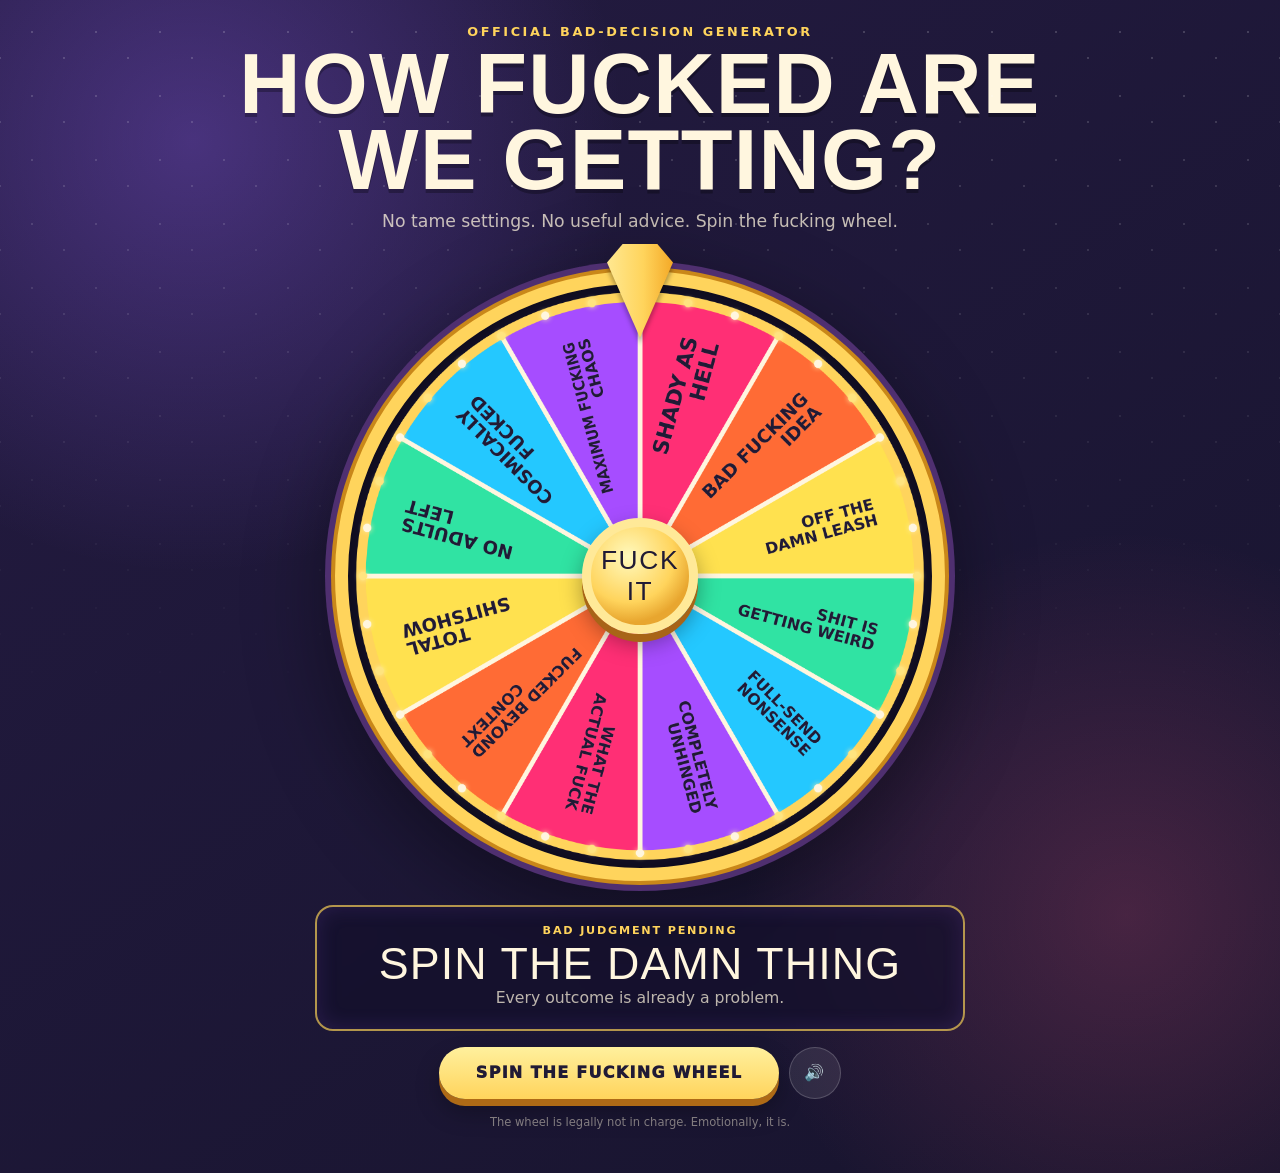
<file: weird/index.html>
<!doctype html>
<html lang="en">
<head>
  <meta charset="utf-8">
  <meta name="viewport" content="width=device-width, initial-scale=1, viewport-fit=cover">
  <meta name="theme-color" content="#17142d">
  <meta name="description" content="No tame settings. No useful advice. Spin the fucking wheel.">
  <meta property="og:title" content="How Fucked Are We Getting?">
  <meta property="og:description" content="An official bad-decision generator.">
  <title>How Fucked Are We Getting?</title>
  <style>
    :root {
      --night: #17142d;
      --night-2: #241b42;
      --cream: #fff6df;
      --gold: #ffd45c;
      --gold-dark: #c98719;
      --pink: #ff5f87;
      --blue: #4cc9f0;
      --purple: #9966ff;
      --coral: #ff8a5b;
      --mint: #49d6a7;
      --ink: #201a35;
      --sans: ui-rounded, "SF Pro Rounded", "Segoe UI", system-ui, sans-serif;
      --display: Impact, Haettenschweiler, "Arial Narrow Bold", sans-serif;
    }

    * { box-sizing: border-box; }

    html, body { min-height: 100%; }

    body {
      margin: 0;
      color: var(--cream);
      font-family: var(--sans);
      background:
        radial-gradient(circle at 15% 12%, rgba(153, 102, 255, .32), transparent 27rem),
        radial-gradient(circle at 88% 78%, rgba(255, 95, 135, .20), transparent 24rem),
        linear-gradient(145deg, var(--night-2), var(--night));
      overflow-x: hidden;
    }

    body::before {
      content: "";
      position: fixed;
      inset: 0;
      pointer-events: none;
      opacity: .18;
      background-image:
        radial-gradient(circle, #fff 0 1px, transparent 1.5px),
        radial-gradient(circle, #fff 0 1px, transparent 1.5px);
      background-position: 0 0, 32px 26px;
      background-size: 64px 64px;
      mask-image: linear-gradient(to bottom, #000, transparent 80%);
    }

    .page {
      width: min(100%, 920px);
      margin: 0 auto;
      padding: max(24px, env(safe-area-inset-top)) 18px max(44px, env(safe-area-inset-bottom));
      text-align: center;
    }

    .eyebrow {
      margin: 0 0 7px;
      color: var(--gold);
      font-size: clamp(.68rem, 2vw, .8rem);
      font-weight: 900;
      letter-spacing: .2em;
      text-transform: uppercase;
    }

    h1 {
      margin: 0;
      font-family: var(--display);
      font-size: clamp(2.45rem, 9vw, 5.3rem);
      font-weight: 900;
      line-height: .9;
      letter-spacing: .015em;
      text-transform: uppercase;
      text-wrap: balance;
      text-shadow: 0 4px 0 rgba(0, 0, 0, .28);
      animation: headlineTwitch 4.8s steps(1, end) infinite;
    }

    @keyframes headlineTwitch {
      0%, 88%, 92%, 100% { transform: rotate(0) skewX(0); }
      89% { transform: rotate(-1deg) skewX(-3deg); }
      90% { transform: rotate(1deg) skewX(4deg); }
      91% { transform: rotate(-.5deg) skewX(-2deg); }
    }

    .intro {
      max-width: 610px;
      margin: 12px auto 10px;
      color: rgba(255, 246, 223, .75);
      font-size: clamp(.94rem, 2.3vw, 1.08rem);
    }

    .wheel-wrap {
      position: relative;
      width: min(92vw, 610px);
      margin: 2px auto 0;
      padding-top: 30px;
      filter: drop-shadow(0 24px 40px rgba(0, 0, 0, .38));
      user-select: none;
      -webkit-user-select: none;
    }

    .wheel-shell {
      position: relative;
      width: 100%;
      aspect-ratio: 1;
      border: clamp(7px, 1.4vw, 13px) solid var(--gold);
      border-radius: 50%;
      background: #15112a;
      box-shadow:
        0 0 0 4px var(--gold-dark),
        0 0 0 10px #4f2f70,
        inset 0 0 25px rgba(0, 0, 0, .55);
      overflow: hidden;
    }

    canvas#wheel {
      display: block;
      width: 100%;
      height: 100%;
      transform: rotate(0deg);
      will-change: transform;
    }

    .pointer {
      position: absolute;
      z-index: 5;
      top: 3px;
      left: 50%;
      width: clamp(42px, 10vw, 66px);
      height: clamp(66px, 15vw, 94px);
      transform: translateX(-50%);
      filter: drop-shadow(0 6px 2px rgba(0, 0, 0, .28));
      transform-origin: 50% 15%;
    }

    .pointer::before {
      content: "";
      position: absolute;
      inset: 0;
      background: linear-gradient(90deg, #ffe891, var(--gold) 55%, #f4a927);
      clip-path: polygon(50% 100%, 0 20%, 24% 0, 76% 0, 100% 20%);
      border-radius: 8px;
    }

    .pointer.tick { animation: pointerTick 82ms ease-out; }

    @keyframes pointerTick {
      0% { transform: translateX(-50%) rotate(0); }
      45% { transform: translateX(-50%) rotate(-8deg); }
      100% { transform: translateX(-50%) rotate(0); }
    }

    .hub {
      position: absolute;
      z-index: 4;
      top: calc(50% + 15px);
      left: 50%;
      width: clamp(74px, 17vw, 116px);
      aspect-ratio: 1;
      display: grid;
      place-items: center;
      transform: translate(-50%, -50%);
      border: clamp(5px, 1vw, 9px) solid #ffe998;
      border-radius: 50%;
      color: var(--ink);
      font-family: var(--display);
      font-size: clamp(1rem, 4vw, 1.65rem);
      letter-spacing: .06em;
      background: radial-gradient(circle at 38% 30%, #fff9bd, var(--gold) 50%, #e8a62f 72%);
      box-shadow: 0 8px 0 #a86417, 0 10px 22px rgba(0, 0, 0, .35);
      pointer-events: none;
    }

    .result-card {
      position: relative;
      width: min(100%, 650px);
      min-height: 126px;
      margin: 24px auto 0;
      padding: 17px 18px 16px;
      border: 2px solid rgba(255, 212, 92, .68);
      border-radius: 18px;
      background: rgba(20, 16, 43, .72);
      box-shadow: inset 0 0 22px rgba(153, 102, 255, .14);
      backdrop-filter: blur(10px);
    }

    .result-kicker {
      margin: 0;
      color: var(--gold);
      font-size: .7rem;
      font-weight: 900;
      letter-spacing: .16em;
      text-transform: uppercase;
    }

    .result {
      margin: 4px 0 3px;
      color: var(--cream);
      font-family: var(--display);
      font-size: clamp(1.65rem, 6vw, 2.8rem);
      line-height: 1;
      letter-spacing: .025em;
      text-transform: uppercase;
    }

    .verdict {
      margin: 0;
      color: rgba(255, 246, 223, .72);
      font-size: clamp(.82rem, 2.5vw, .98rem);
    }

    .controls {
      display: flex;
      justify-content: center;
      align-items: center;
      gap: 10px;
      margin-top: 16px;
    }

    button {
      min-height: 52px;
      border: 0;
      border-radius: 999px;
      font: inherit;
      font-weight: 950;
      letter-spacing: .08em;
      text-transform: uppercase;
      cursor: pointer;
      touch-action: manipulation;
    }

    #spin {
      min-width: min(78vw, 340px);
      padding: 14px 28px;
      color: var(--ink);
      background: linear-gradient(180deg, #fff09d, var(--gold));
      box-shadow: 0 7px 0 #ae6a16, 0 13px 24px rgba(0, 0, 0, .28);
      transition: transform 120ms ease, filter 120ms ease, box-shadow 120ms ease;
    }

    #spin:hover { filter: brightness(1.07); transform: translateY(-1px); }
    #spin:active { transform: translateY(5px); box-shadow: 0 2px 0 #ae6a16; }
    #spin:disabled { cursor: wait; filter: saturate(.45); transform: none; }

    #sound {
      width: 52px;
      min-width: 52px;
      padding: 0;
      color: var(--cream);
      background: rgba(255, 255, 255, .09);
      border: 1px solid rgba(255, 255, 255, .18);
    }

    button:focus-visible {
      outline: 4px solid var(--blue);
      outline-offset: 4px;
    }

    .fine-print {
      margin: 16px auto 0;
      color: rgba(255, 246, 223, .46);
      font-size: .72rem;
    }

    .confetti {
      position: fixed;
      z-index: 20;
      top: -20px;
      left: 0;
      width: 9px;
      height: 15px;
      border-radius: 2px;
      pointer-events: none;
      animation: fall var(--fall-time) cubic-bezier(.15, .75, .45, 1) forwards;
    }

    @keyframes fall {
      0% { opacity: 1; transform: translate3d(var(--start-x), -20px, 0) rotate(0); }
      100% { opacity: 0; transform: translate3d(var(--end-x), 105vh, 0) rotate(var(--spin)); }
    }

    @media (max-width: 560px) {
      .page { padding-left: 12px; padding-right: 12px; }
      .wheel-wrap { width: min(94vw, 470px); }
      .result-card { width: calc(100% - 8px); min-height: 118px; }
      .controls { gap: 8px; }
      #spin { min-width: 0; flex: 1; max-width: 330px; }
    }

    @media (prefers-reduced-motion: reduce) {
      h1 { animation: none; }
      .pointer.tick { animation: none; }
      .confetti { display: none; }
      #spin { transition: none; }
    }
  </style>
</head>
<body>
  <main class="page">
    <p class="eyebrow">Official bad-decision generator</p>
    <h1>How fucked are we getting?</h1>
    <p class="intro">No tame settings. No useful advice. Spin the fucking wheel.</p>

    <section class="wheel-wrap" aria-label="Weirdness wheel">
      <div class="pointer" id="pointer" aria-hidden="true"></div>
      <div class="wheel-shell">
        <canvas id="wheel" width="900" height="900" aria-hidden="true"></canvas>
      </div>
      <div class="hub" aria-hidden="true">FUCK IT</div>
    </section>

    <section class="result-card" aria-live="polite" aria-atomic="true">
      <p class="result-kicker" id="result-kicker">Bad judgment pending</p>
      <p class="result" id="result">Spin the damn thing</p>
      <p class="verdict" id="verdict">Every outcome is already a problem.</p>
    </section>

    <div class="controls">
      <button id="spin" type="button">Spin the fucking wheel</button>
      <button id="sound" type="button" aria-label="Mute wheel sounds" aria-pressed="false">🔊</button>
    </div>

    <p class="fine-print">The wheel is legally not in charge. Emotionally, it is.</p>
  </main>

  <script>
    (() => {
      const levels = [
        { label: 'SHADY AS HELL', quip: 'This is already a bad call.' },
        { label: 'BAD FUCKING IDEA', quip: 'Caution has left the group chat.' },
        { label: 'OFF THE DAMN LEASH', quip: 'Nobody is pretending to be sensible now.' },
        { label: 'SHIT IS GETTING WEIRD', quip: 'The situation has stopped explaining itself.' },
        { label: 'FULL-SEND NONSENSE', quip: 'Useful advice is no longer welcome.' },
        { label: 'COMPLETELY UNHINGED', quip: 'We are past the point of adult input.' },
        { label: 'WHAT THE ACTUAL FUCK', quip: 'The wheel would also like an explanation.' },
        { label: 'FUCKED BEYOND CONTEXT', quip: 'Additional context will only make this worse.' },
        { label: 'TOTAL SHITSHOW', quip: 'The wheels have come off the wheel.' },
        { label: 'NO ADULTS LEFT', quip: 'The night is now making its own decisions.' },
        { label: 'COSMICALLY FUCKED', quip: 'The universe has declined responsibility.' },
        { label: 'MAXIMUM FUCKING CHAOS', quip: 'The wheel has voided the fucking warranty.' }
      ];

      const colors = ['#ff2f75', '#ff6b35', '#ffe14f', '#30e3a3', '#24c8ff', '#a64dff'];
      const canvas = document.querySelector('#wheel');
      const ctx = canvas.getContext('2d');
      const spinButton = document.querySelector('#spin');
      const soundButton = document.querySelector('#sound');
      const pointer = document.querySelector('#pointer');
      const result = document.querySelector('#result');
      const kicker = document.querySelector('#result-kicker');
      const verdict = document.querySelector('#verdict');
      const prefersReducedMotion = window.matchMedia('(prefers-reduced-motion: reduce)');
      const arc = (Math.PI * 2) / levels.length;
      let rotation = 0;
      let spinning = false;
      let muted = false;
      let audioContext = null;
      let lastTick = -1;

      function splitLabel(label) {
        const words = label.split(' ');
        if (words.length === 1) return [label];
        if (words.length === 2) return words;
        const pivot = Math.ceil(words.length / 2);
        return [words.slice(0, pivot).join(' '), words.slice(pivot).join(' ')];
      }

      function drawWheel() {
        const size = canvas.width;
        const center = size / 2;
        const radius = center - 20;
        ctx.clearRect(0, 0, size, size);

        levels.forEach((level, index) => {
          const start = -Math.PI / 2 + index * arc;
          const end = start + arc;
          ctx.beginPath();
          ctx.moveTo(center, center);
          ctx.arc(center, center, radius, start, end);
          ctx.closePath();
          ctx.fillStyle = colors[index % colors.length];
          ctx.fill();
          ctx.lineWidth = 7;
          ctx.strokeStyle = '#fff6df';
          ctx.stroke();

          const angle = start + arc / 2;
          ctx.save();
          ctx.translate(center, center);
          ctx.rotate(angle);
          ctx.textAlign = 'right';
          ctx.textBaseline = 'middle';
          ctx.fillStyle = '#201a35';
          ctx.shadowColor = 'rgba(255,255,255,.34)';
          ctx.shadowBlur = 1;
          const lines = splitLabel(level.label);
          const fontSize = level.label.length > 17 ? 24 : level.label.length > 13 ? 28 : 33;
          ctx.font = `900 ${fontSize}px ${getComputedStyle(document.documentElement).getPropertyValue('--sans')}`;
          const lineHeight = fontSize * 1.03;
          lines.forEach((line, lineIndex) => {
            const y = (lineIndex - (lines.length - 1) / 2) * lineHeight;
            ctx.fillText(line, radius - 54, y, 240);
          });
          ctx.restore();
        });

        ctx.beginPath();
        ctx.arc(center, center, radius, 0, Math.PI * 2);
        ctx.lineWidth = 15;
        ctx.strokeStyle = '#ffd45c';
        ctx.stroke();

        for (let i = 0; i < 36; i += 1) {
          const angle = (i / 36) * Math.PI * 2;
          const x = center + Math.cos(angle) * (radius - 3);
          const y = center + Math.sin(angle) * (radius - 3);
          ctx.beginPath();
          ctx.arc(x, y, 6.5, 0, Math.PI * 2);
          ctx.fillStyle = i % 2 ? '#fff6df' : '#ffe47f';
          ctx.shadowColor = '#fff1a8';
          ctx.shadowBlur = 9;
          ctx.fill();
        }
        ctx.shadowBlur = 0;
      }

      function randomIndex() {
        const values = new Uint32Array(1);
        crypto.getRandomValues(values);
        return values[0] % levels.length;
      }

      function easeOutQuint(t) {
        return 1 - Math.pow(1 - t, 5);
      }

      function normalizeAngle(value) {
        const full = Math.PI * 2;
        return ((value % full) + full) % full;
      }

      function playTick() {
        if (muted) return;
        audioContext ||= new (window.AudioContext || window.webkitAudioContext)();
        const oscillator = audioContext.createOscillator();
        const gain = audioContext.createGain();
        oscillator.type = 'triangle';
        oscillator.frequency.setValueAtTime(620, audioContext.currentTime);
        gain.gain.setValueAtTime(.035, audioContext.currentTime);
        gain.gain.exponentialRampToValueAtTime(.001, audioContext.currentTime + .045);
        oscillator.connect(gain).connect(audioContext.destination);
        oscillator.start();
        oscillator.stop(audioContext.currentTime + .05);
      }

      function playFanfare() {
        if (muted) return;
        audioContext ||= new (window.AudioContext || window.webkitAudioContext)();
        [392, 523, 659].forEach((frequency, index) => {
          const oscillator = audioContext.createOscillator();
          const gain = audioContext.createGain();
          const start = audioContext.currentTime + index * .08;
          oscillator.type = 'sine';
          oscillator.frequency.setValueAtTime(frequency, start);
          gain.gain.setValueAtTime(.001, start);
          gain.gain.linearRampToValueAtTime(.08, start + .025);
          gain.gain.exponentialRampToValueAtTime(.001, start + .25);
          oscillator.connect(gain).connect(audioContext.destination);
          oscillator.start(start);
          oscillator.stop(start + .28);
        });
      }

      function dropConfetti() {
        const palette = ['#ff5f87', '#ff8a5b', '#ffd45c', '#49d6a7', '#4cc9f0', '#9966ff'];
        for (let i = 0; i < 54; i += 1) {
          const piece = document.createElement('i');
          piece.className = 'confetti';
          piece.style.background = palette[i % palette.length];
          piece.style.setProperty('--start-x', `${Math.random() * 100}vw`);
          piece.style.setProperty('--end-x', `${(Math.random() - .5) * 34}vw`);
          piece.style.setProperty('--spin', `${Math.random() * 1080 - 540}deg`);
          piece.style.setProperty('--fall-time', `${1.8 + Math.random() * 1.7}s`);
          piece.style.animationDelay = `${Math.random() * .18}s`;
          document.body.appendChild(piece);
          piece.addEventListener('animationend', () => piece.remove(), { once: true });
        }
      }

      function announce(index) {
        const level = levels[index];
        kicker.textContent = `Weirdness level ${index + 1} of ${levels.length}`;
        result.textContent = level.label;
        verdict.textContent = level.quip;
        playFanfare();
        if (!prefersReducedMotion.matches) dropConfetti();
      }

      function spin() {
        if (spinning) return;
        spinning = true;
        spinButton.disabled = true;
        spinButton.textContent = 'Fucking things up…';
        kicker.textContent = 'Bad judgment in progress';
        result.textContent = 'No good outcome';
        verdict.textContent = 'The wheel is making the problem official.';

        const target = randomIndex();
        const current = normalizeAngle(rotation);
        const desired = normalizeAngle(-(target + .5) * arc);
        const deltaToTarget = normalizeAngle(desired - current);
        const extraTurns = 6 + (target % 3);
        const distance = extraTurns * Math.PI * 2 + deltaToTarget;
        const startRotation = rotation;
        const duration = prefersReducedMotion.matches ? 650 : 5000;
        const startTime = performance.now();
        lastTick = Math.floor(current / arc);

        function frame(now) {
          const progress = Math.min(1, (now - startTime) / duration);
          rotation = startRotation + distance * easeOutQuint(progress);
          canvas.style.transform = `rotate(${rotation}rad)`;

          const tickIndex = Math.floor(normalizeAngle(rotation) / arc);
          if (tickIndex !== lastTick) {
            lastTick = tickIndex;
            pointer.classList.remove('tick');
            void pointer.offsetWidth;
            pointer.classList.add('tick');
            playTick();
          }

          if (progress < 1) {
            requestAnimationFrame(frame);
            return;
          }

          rotation = startRotation + distance;
          canvas.style.transform = `rotate(${rotation}rad)`;
          spinning = false;
          spinButton.disabled = false;
          spinButton.textContent = 'Spin again';
          announce(target);
        }

        requestAnimationFrame(frame);
      }

      spinButton.addEventListener('click', spin);
      soundButton.addEventListener('click', () => {
        muted = !muted;
        soundButton.textContent = muted ? '🔇' : '🔊';
        soundButton.setAttribute('aria-pressed', String(muted));
        soundButton.setAttribute('aria-label', muted ? 'Enable wheel sounds' : 'Mute wheel sounds');
      });

      drawWheel();
    })();
  </script>
</body>
</html>
</file>
